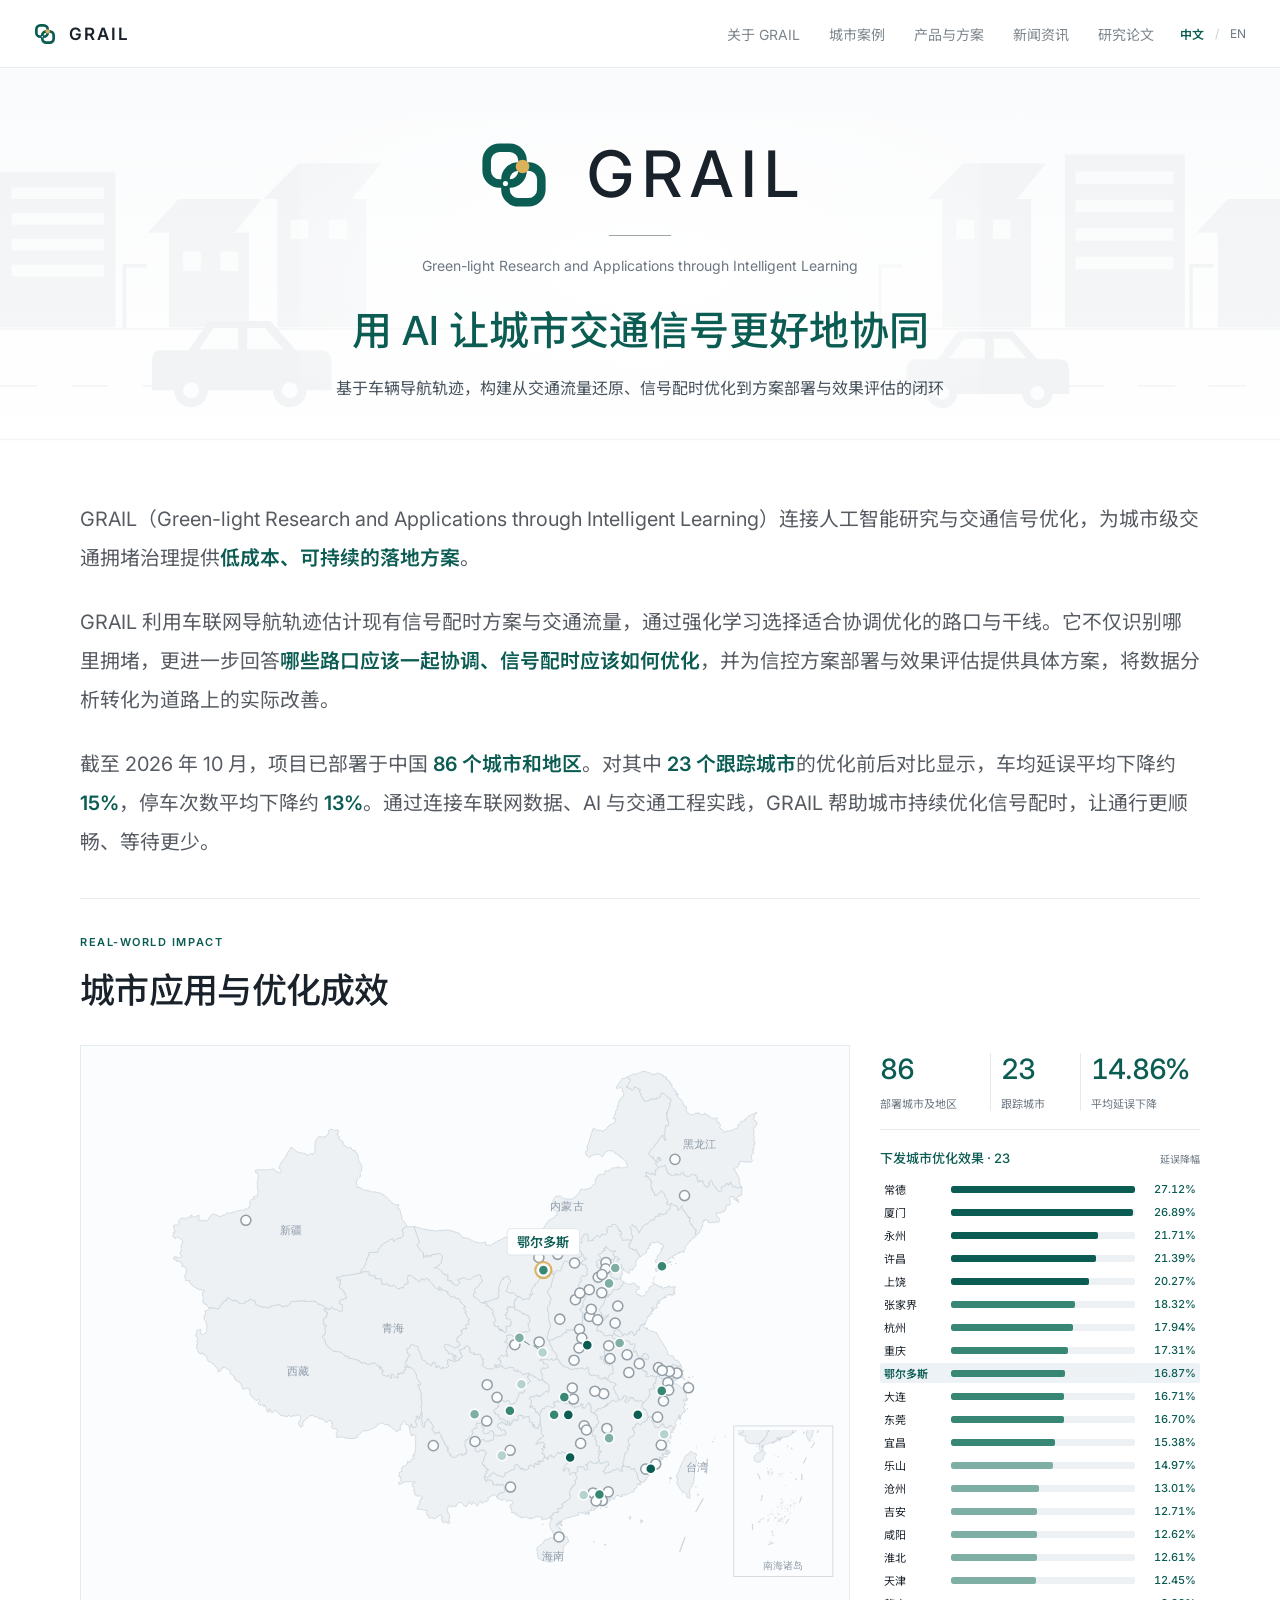
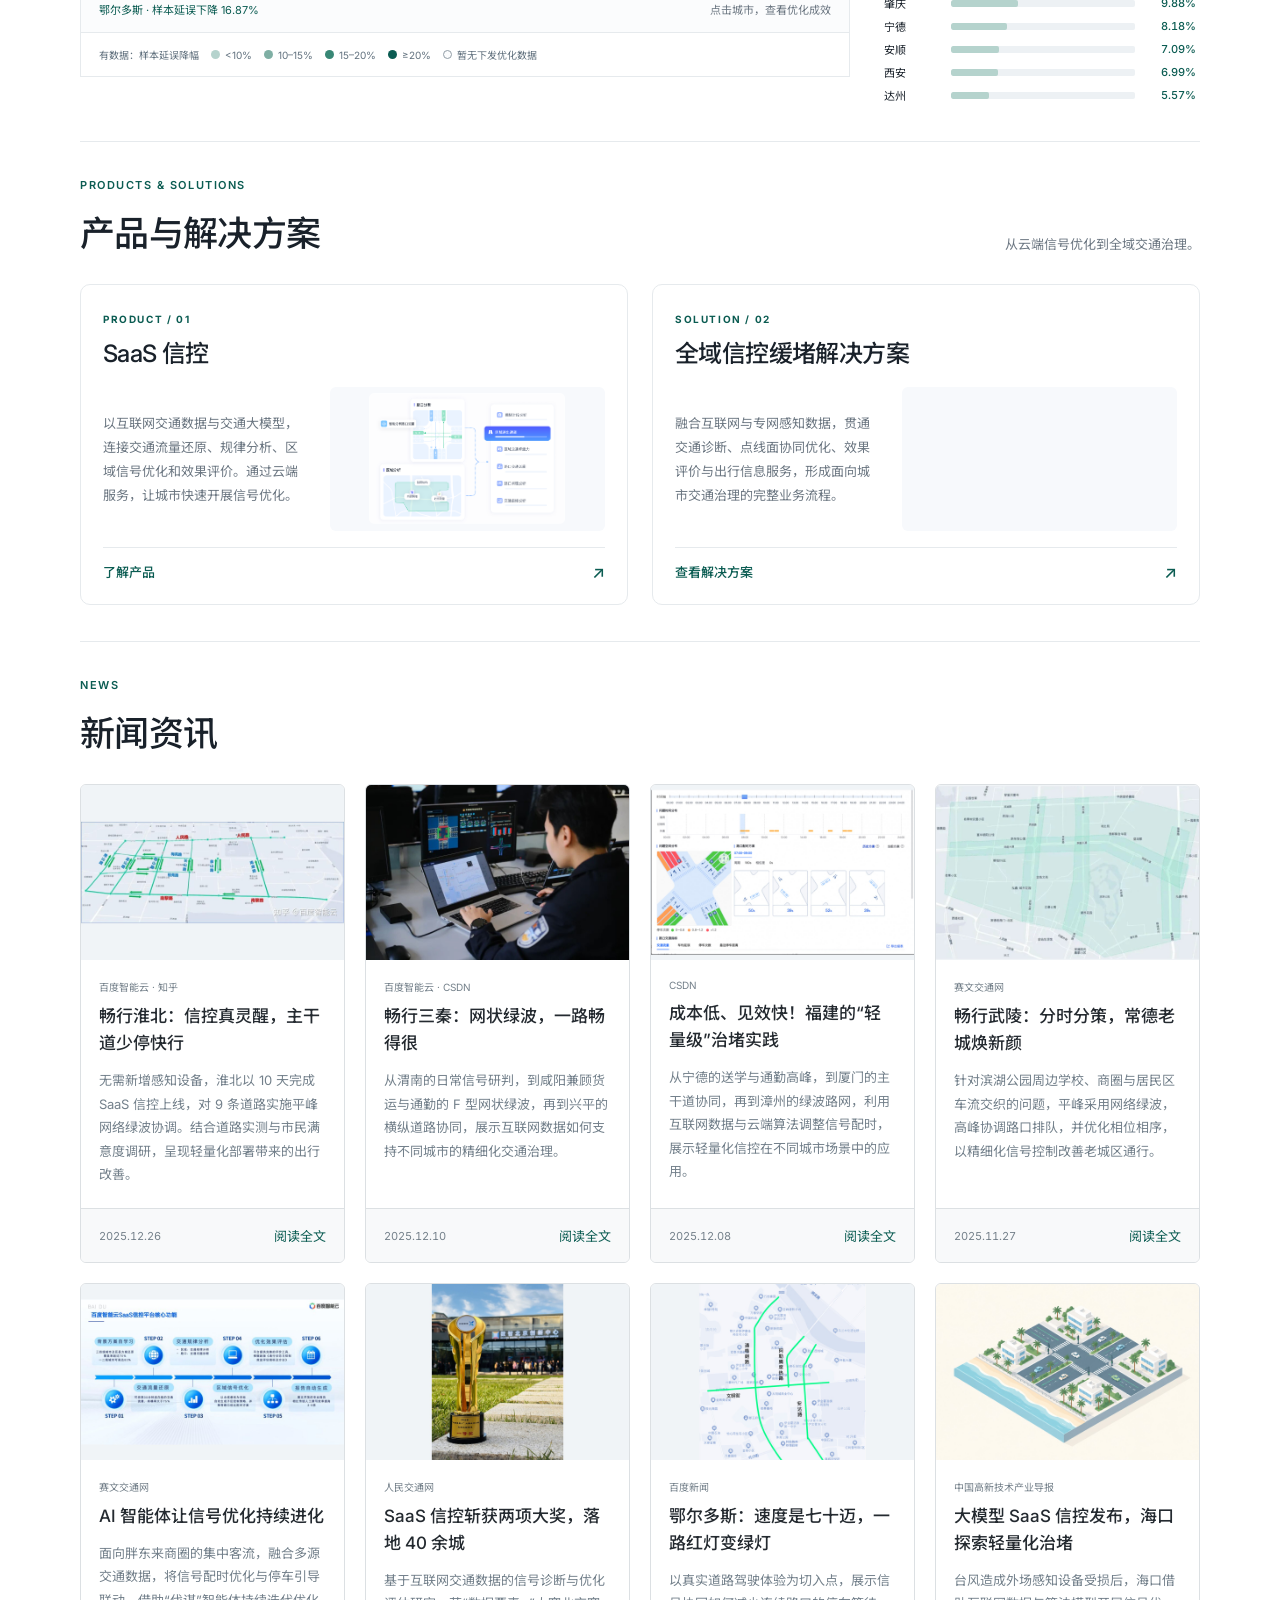
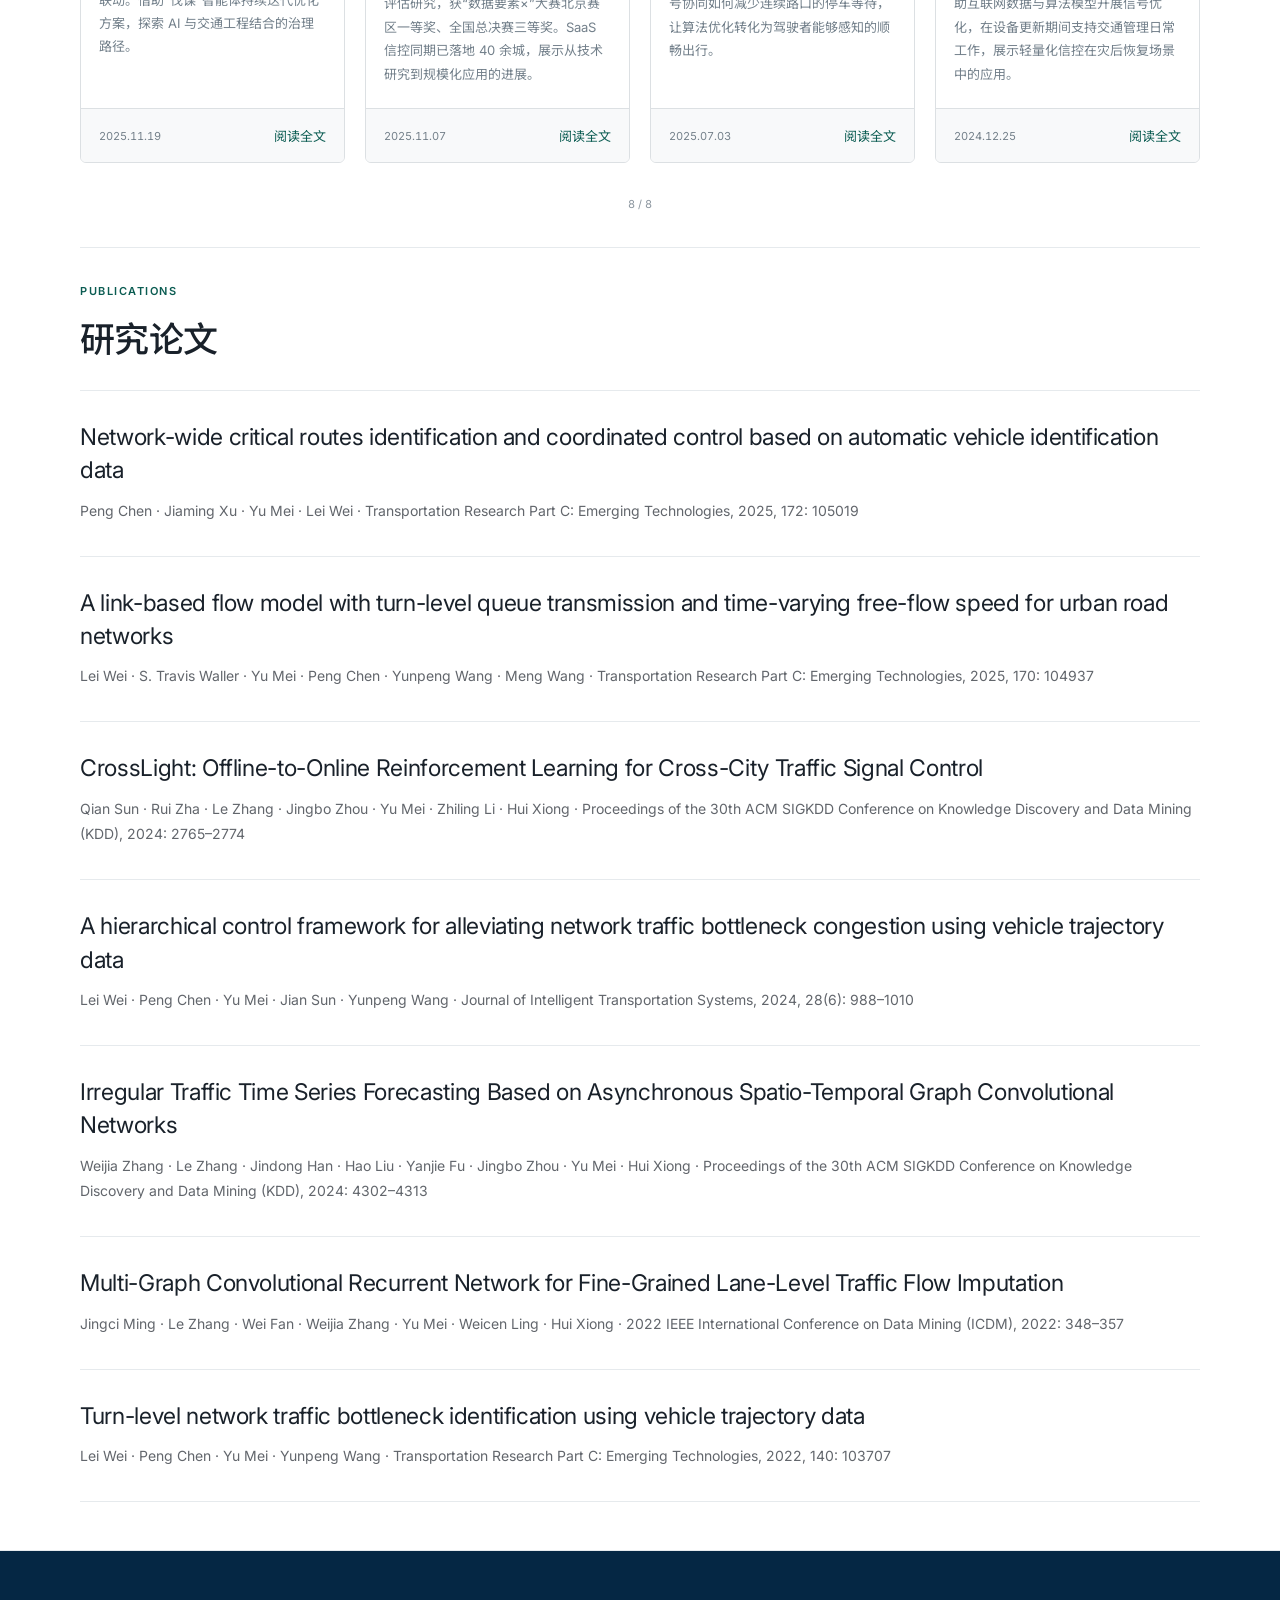
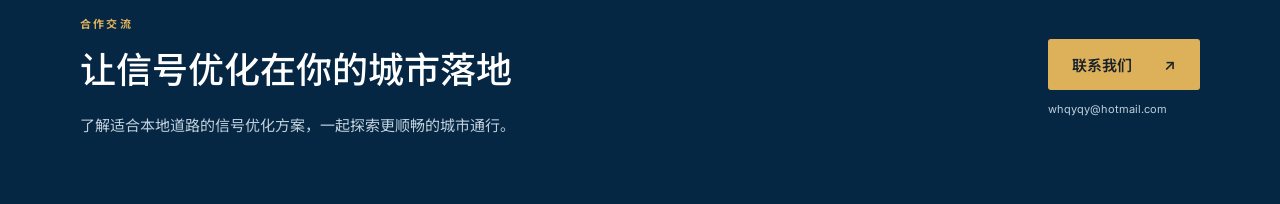
<file: index.html>
<!doctype html>
<html lang="zh-CN">
  <head>
    <meta charset="UTF-8" />
    <meta name="msvalidate.01" content="D38779B5D7A872D2491989DF33929EF4" />
    <meta name="viewport" content="width=device-width, initial-scale=1.0" />
    <meta name="description" content="GRAIL 基于车辆导航轨迹与强化学习，连接交通流量还原、路口协同、信号配时优化、方案部署与效果评估。截至 2026 年 10 月已部署于中国 86 个城市和地区，23 个跟踪城市车均延误平均下降约 15%。" />
    <link rel="alternate" hreflang="zh-CN" href="https://larrymei.github.io/grail-website/" />
    <link rel="alternate" hreflang="en" href="https://larrymei.github.io/grail-website/en/" />
    <link rel="canonical" href="https://larrymei.github.io/grail-website/" />
    <link rel="alternate" hreflang="x-default" href="https://larrymei.github.io/grail-website/" />
    <link rel="sitemap" type="application/xml" href="https://larrymei.github.io/grail-website/sitemap.xml" />
    <meta name="robots" content="index, follow, max-image-preview:large" />
    <meta property="og:type" content="website" />
    <meta property="og:site_name" content="GRAIL" />
    <meta property="og:title" content="GRAIL｜AI 交通信号优化与路口协同" />
    <meta property="og:description" content="GRAIL 基于车辆导航轨迹与强化学习，连接交通流量还原、路口协同、信号配时优化、方案部署与效果评估。截至 2026 年 10 月已部署于中国 86 个城市和地区，23 个跟踪城市车均延误平均下降约 15%。" />
    <meta property="og:url" content="https://larrymei.github.io/grail-website/" />
    <meta property="og:locale" content="zh_CN" />
    <meta property="og:locale:alternate" content="en_US" />
    <meta name="twitter:card" content="summary" />
    <meta name="twitter:title" content="GRAIL｜AI 交通信号优化与路口协同" />
    <meta name="twitter:description" content="GRAIL 基于车辆导航轨迹与强化学习，连接交通流量还原、路口协同、信号配时优化、方案部署与效果评估。截至 2026 年 10 月已部署于中国 86 个城市和地区，23 个跟踪城市车均延误平均下降约 15%。" />
    <script type="application/ld+json">
{
  "@context": "https://schema.org",
  "@graph": [
    {
      "@type": "ResearchProject",
      "@id": "https://larrymei.github.io/grail-website/#project",
      "name": "GRAIL",
      "alternateName": "Green-light Research and Applications through Intelligent Learning",
      "url": "https://larrymei.github.io/grail-website/",
      "description": "GRAIL 基于车辆导航轨迹与强化学习，连接交通流量还原、路口协同、信号配时优化、方案部署与效果评估。截至 2026 年 10 月已部署于中国 86 个城市和地区，23 个跟踪城市车均延误平均下降约 15%。",
      "sameAs": [
        "https://github.com/larrymei/grail-website"
      ],
      "logo": "https://larrymei.github.io/grail-website/assets/grail-logo.svg",
      "email": "whqyqy@hotmail.com",
      "keywords": [
        "traffic signal optimization",
        "reinforcement learning",
        "vehicle trajectory data",
        "coordinated signal control"
      ]
    },
    {
      "@type": "WebSite",
      "@id": "https://larrymei.github.io/grail-website/#website",
      "url": "https://larrymei.github.io/grail-website/",
      "name": "GRAIL",
      "inLanguage": [
        "zh-CN",
        "en"
      ],
      "about": {
        "@id": "https://larrymei.github.io/grail-website/#project"
      }
    },
    {
      "@type": "WebPage",
      "@id": "https://larrymei.github.io/grail-website/#webpage",
      "url": "https://larrymei.github.io/grail-website/",
      "name": "GRAIL｜AI 交通信号优化与路口协同",
      "description": "GRAIL 基于车辆导航轨迹与强化学习，连接交通流量还原、路口协同、信号配时优化、方案部署与效果评估。截至 2026 年 10 月已部署于中国 86 个城市和地区，23 个跟踪城市车均延误平均下降约 15%。",
      "inLanguage": "zh-CN",
      "isPartOf": {
        "@id": "https://larrymei.github.io/grail-website/#website"
      },
      "about": {
        "@id": "https://larrymei.github.io/grail-website/#project"
      }
    }
  ]
}
    </script>
    <title>GRAIL｜AI 交通信号优化与路口协同</title>
    <link rel="icon" type="image/svg+xml" href="assets/grail-logo.svg?v=20261021-linked" />
    <link rel="stylesheet" href="styles.css?v=20261022-bilingual" />
  </head>
  <body>
    <header class="site-header">
      <a class="brand" href="#top" aria-label="GRAIL 首页">
        <img class="brand-mark" src="assets/grail-logo.svg?v=20261021-linked" width="26" height="26" alt="" aria-hidden="true" />
        <span class="brand-name">GRAIL</span>
      </a>
      <nav class="primary-nav" aria-label="主导航">
        <a href="#about">关于 GRAIL</a>
        <a href="#cases">城市案例</a>
        <a href="#capabilities">产品与方案</a>
        <a href="#news">新闻资讯</a>
        <a href="#papers">研究论文</a>
      </nav>
      <div class="header-actions">
        <nav class="language-switch" aria-label="语言选择"><a href="./" lang="zh-CN" hreflang="zh-CN" aria-current="page">中文</a><span aria-hidden="true">/</span><a href="en/" lang="en" hreflang="en">EN</a></nav>
      <button class="menu-toggle" type="button" aria-label="打开菜单" aria-expanded="false"><span></span><span></span></button>
      </div>
    </header>

    <main id="top">
      <section class="hero" id="hero">
        <img class="hero-city" src="assets/city-background.svg" alt="" aria-hidden="true" />
        <div class="hero-glow"></div>
        <div class="hero-inner">
          <div class="hero-brand">
            <img class="hero-signal" src="assets/grail-logo.svg?v=20261021-linked" width="82" height="82" alt="" aria-hidden="true" />
            <h1 lang="en">GRAIL</h1>
          </div>
          <span class="hero-rule"></span>
          <p class="hero-subtitle" lang="en">Green-light Research and Applications through Intelligent Learning</p>
          <p class="hero-headline">用 AI 让城市交通信号更好地协同</p>
          <p class="hero-copy">基于车辆导航轨迹，构建从交通流量还原、信号配时优化到方案部署与效果评估的闭环</p>
        </div>
      </section>

      <section class="about-section section-shell" id="about" aria-label="项目介绍">
        <div class="about-body">
          <p>GRAIL（<span lang="en">Green-light Research and Applications through Intelligent Learning</span>）连接人工智能研究与交通信号优化，为城市级交通拥堵治理提供<strong>低成本、可持续的落地方案</strong>。</p>
          <p>GRAIL 利用车联网导航轨迹估计现有信号配时方案与交通流量，通过强化学习选择适合协调优化的路口与干线。它不仅识别哪里拥堵，更进一步回答<strong>哪些路口应该一起协调、信号配时应该如何优化</strong>，并为信控方案部署与效果评估提供具体方案，将数据分析转化为道路上的实际改善。</p>
          <p>截至 2026 年 10 月，项目已部署于中国 <strong>86 个城市和地区</strong>。对其中 <strong>23 个跟踪城市</strong>的优化前后对比显示，车均延误平均下降约 <strong>15%</strong>，停车次数平均下降约 <strong>13%</strong>。通过连接车联网数据、AI 与交通工程实践，GRAIL 帮助城市持续优化信号配时，让通行更顺畅、等待更少。</p>
        </div>
      </section>



      <section class="city-section section-shell" id="cases">
        <div class="section-heading"><div><p class="section-kicker">REAL-WORLD IMPACT</p><h2>城市应用与优化成效</h2></div></div>
        <div class="impact-layout">
          <div class="impact-map-card">
            <svg id="impact-map" viewBox="0 0 760 550" role="group" aria-label="项目城市分布地图，区分有下发优化数据和暂无下发优化数据，点击圆点查看城市效果">
              <image href="assets/maps/china-base.svg" width="760" height="550" aria-hidden="true" />
              <g id="impact-markers"></g>
              <g id="impact-selected-label" aria-hidden="true"><rect y="-18" height="26" rx="3" /><text text-anchor="middle" y="0"></text></g>
            </svg>
            <div class="impact-map-caption"><span id="impact-map-status" role="status"></span><span>点击城市，查看优化成效</span></div>
            <div class="impact-legend" aria-label="图例">
              <span>有数据：样本延误降幅</span>
              <span><i style="background:var(--effect-low)"></i>&lt;10%</span>
              <span><i style="background:var(--effect-medium)"></i>10–15%</span>
              <span><i style="background:var(--effect-high)"></i>15–20%</span>
              <span><i style="background:var(--effect-highest)"></i>≥20%</span>
              <span><i class="legend-no-data"></i>暂无下发优化数据</span>
            </div>
          </div>
          <aside class="impact-overview" aria-label="城市覆盖与优化效果汇总">
            <div class="impact-overview-top">
              <div id="impact-stats" class="impact-stats" aria-label="部署城市及地区、跟踪城市数与平均延误下降"></div>
            </div>
            <div class="impact-city-chart" aria-labelledby="city-ranking-title">
              <div class="impact-chart-heading"><h3 id="city-ranking-title">下发城市优化效果</h3><span>延误降幅</span></div>
              <div id="city-ranking" class="city-ranking"></div>
            </div>
          </aside>
        </div>
        <noscript><p>请启用 JavaScript 查看城市分布与优化效果。</p></noscript>
      </section>

      <section class="content-section products-section section-shell" id="capabilities" aria-labelledby="products-heading">
        <div class="section-heading"><div><p class="section-kicker">PRODUCTS &amp; SOLUTIONS</p><h2 id="products-heading">产品与解决方案</h2></div><p class="section-note">从云端信号优化到全域交通治理。</p></div>
        <div class="product-showcase">
          <article class="product-feature">
            <header class="product-card-heading">
              <span class="product-index">PRODUCT / 01</span>
              <h3>SaaS 信控</h3>
            </header>
            <div class="product-copy">
              <p>以互联网交通数据与交通大模型，连接交通流量还原、规律分析、区域信号优化和效果评价。通过云端服务，让城市快速开展信号优化。</p>
            </div>
            <figure class="product-visual">
              <img src="assets/products/saas-signal-interface.png" width="1730" height="1165" alt="SaaS 信控交通规律分析：路口流量、区域进出通道与拥堵分析示意图" loading="lazy" decoding="async" />
            </figure>
            <a class="product-link" href="https://cloud.baidu.com/product/jg-xk.html" target="_blank" rel="noopener noreferrer" aria-label="了解 SaaS 信控产品，百度智能云官网，新窗口打开">了解产品 <span aria-hidden="true">↗</span></a>
          </article>
          <article class="product-feature">
            <header class="product-card-heading">
              <span class="product-index">SOLUTION / 02</span>
              <h3>全域信控缓堵解决方案</h3>
            </header>
            <div class="product-copy">
              <p>融合互联网与专网感知数据，贯通交通诊断、点线面协同优化、效果评价与出行信息服务，形成面向城市交通治理的完整业务流程。</p>
            </div>
            <figure class="product-visual product-visual-architecture">
              <img src="assets/products/signal-control-solution.png" width="1624" height="968" alt="全域信控方案架构：感知、统一管控、能力底座、业务应用与本地化服务" loading="lazy" decoding="async" />
            </figure>
            <a class="product-link" href="https://cloud.baidu.com/solution/signal-control.html" target="_blank" rel="noopener noreferrer" aria-label="查看全域信控缓堵解决方案，百度智能云官网，新窗口打开">查看解决方案 <span aria-hidden="true">↗</span></a>
          </article>
        </div>
      </section>

      <section class="news-section section-shell" id="news" aria-labelledby="news-heading">
        <div class="section-heading">
          <div>
            <p class="section-kicker" lang="en">NEWS</p>
            <h2 id="news-heading">新闻资讯</h2>
          </div>
        </div>
        <div class="news-grid" id="news-grid"></div>
        <p class="empty-state" hidden>暂无新闻。</p>
        <div class="news-pagination">
          <button class="news-more" type="button" aria-controls="news-grid">更多新闻 <span aria-hidden="true">↓</span></button>
          <span class="news-count" role="status" aria-label="已显示新闻数量"></span>
        </div>
      </section>

      <section class="papers-section section-shell" id="papers" aria-labelledby="papers-heading">
        <div class="section-heading">
          <div>
            <p class="section-kicker" lang="en">PUBLICATIONS</p>
            <h2 id="papers-heading">研究论文</h2>
          </div>
        </div>
        <ul class="publication-list" role="list">
          <li lang="en">
            <h3>Network-wide critical routes identification and coordinated control based on automatic vehicle identification data</h3>
            <p>Peng Chen · Jiaming Xu · Yu Mei · Lei Wei · Transportation Research Part C: Emerging Technologies, 2025, 172: 105019</p>
          </li>
          <li lang="en">
            <h3>A link-based flow model with turn-level queue transmission and time-varying free-flow speed for urban road networks</h3>
            <p>Lei Wei · S. Travis Waller · Yu Mei · Peng Chen · Yunpeng Wang · Meng Wang · Transportation Research Part C: Emerging Technologies, 2025, 170: 104937</p>
          </li>
          <li lang="en">
            <h3>CrossLight: Offline-to-Online Reinforcement Learning for Cross-City Traffic Signal Control</h3>
            <p>Qian Sun · Rui Zha · Le Zhang · Jingbo Zhou · Yu Mei · Zhiling Li · Hui Xiong · Proceedings of the 30th ACM SIGKDD Conference on Knowledge Discovery and Data Mining (KDD), 2024: 2765–2774</p>
          </li>
          <li lang="en">
            <h3>A hierarchical control framework for alleviating network traffic bottleneck congestion using vehicle trajectory data</h3>
            <p>Lei Wei · Peng Chen · Yu Mei · Jian Sun · Yunpeng Wang · Journal of Intelligent Transportation Systems, 2024, 28(6): 988–1010</p>
          </li>
          <li lang="en">
            <h3>Irregular Traffic Time Series Forecasting Based on Asynchronous Spatio-Temporal Graph Convolutional Networks</h3>
            <p>Weijia Zhang · Le Zhang · Jindong Han · Hao Liu · Yanjie Fu · Jingbo Zhou · Yu Mei · Hui Xiong · Proceedings of the 30th ACM SIGKDD Conference on Knowledge Discovery and Data Mining (KDD), 2024: 4302–4313</p>
          </li>
          <li lang="en">
            <h3>Multi-Graph Convolutional Recurrent Network for Fine-Grained Lane-Level Traffic Flow Imputation</h3>
            <p>Jingci Ming · Le Zhang · Wei Fan · Weijia Zhang · Yu Mei · Weicen Ling · Hui Xiong · 2022 IEEE International Conference on Data Mining (ICDM), 2022: 348–357</p>
          </li>
          <li lang="en">
            <h3>Turn-level network traffic bottleneck identification using vehicle trajectory data</h3>
            <p>Lei Wei · Peng Chen · Yu Mei · Yunpeng Wang · Transportation Research Part C: Emerging Technologies, 2022, 140: 103707</p>
          </li>
        </ul>
      </section>
      <section class="contact-section" id="contact" aria-labelledby="contact-heading">
        <div class="contact-inner section-shell">
          <div class="contact-copy">
            <p class="section-kicker">合作交流</p>
            <h2 id="contact-heading">让信号优化在你的城市落地</h2>
            <p>了解适合本地道路的信号优化方案，一起探索更顺畅的城市通行。</p>
          </div>
          <div class="contact-action">
            <a class="contact-button" href="mailto:whqyqy@hotmail.com" aria-label="联系我们，发送邮件至 whqyqy@hotmail.com">联系我们 <span aria-hidden="true">↗</span></a>
            <p>whqyqy@hotmail.com</p>
          </div>
        </div>
      </section>
    </main>

    <script src="data/news.js?v=20261019-images8"></script>
    <script src="app.js?v=20261022-bilingual"></script>
    <script src="data/city-effects.js?v=20261021-cleanup"></script>
    <script src="city-map.js?v=20261022-bilingual"></script>
  </body>
</html>
</file>
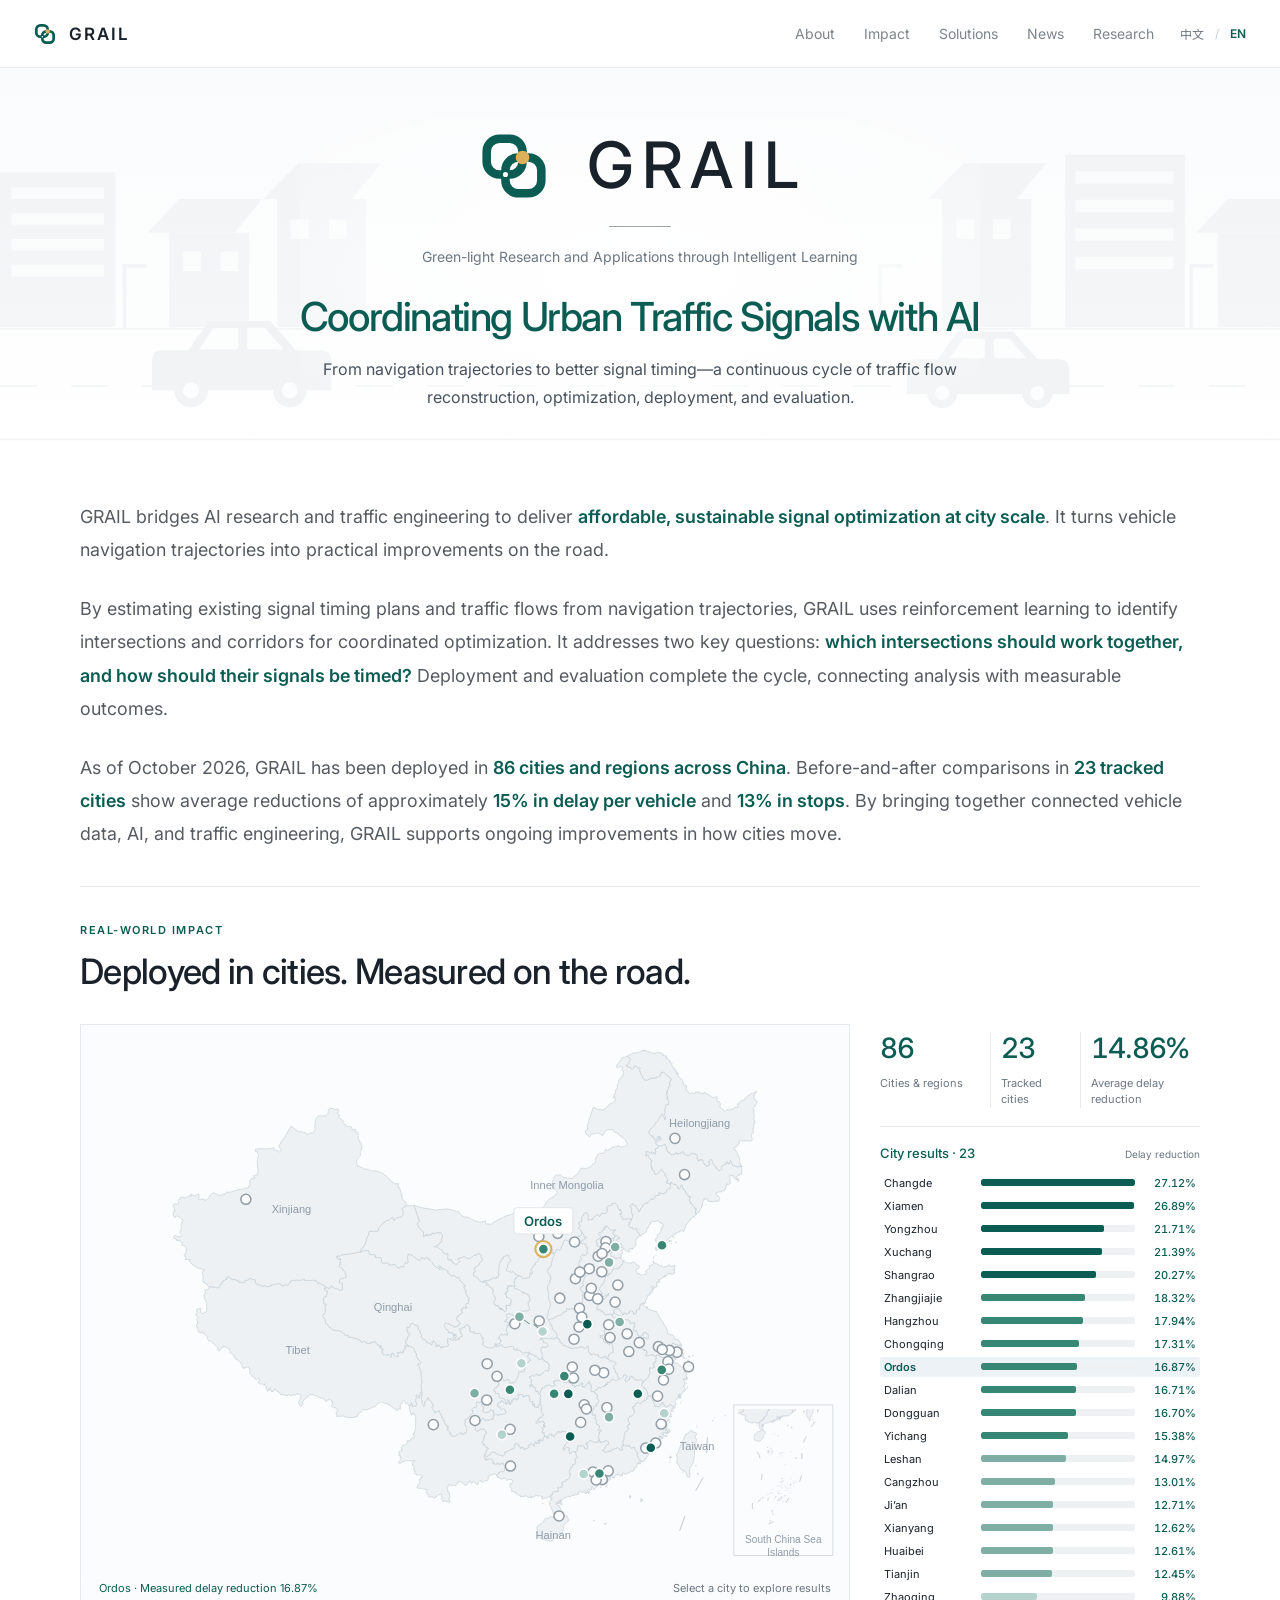
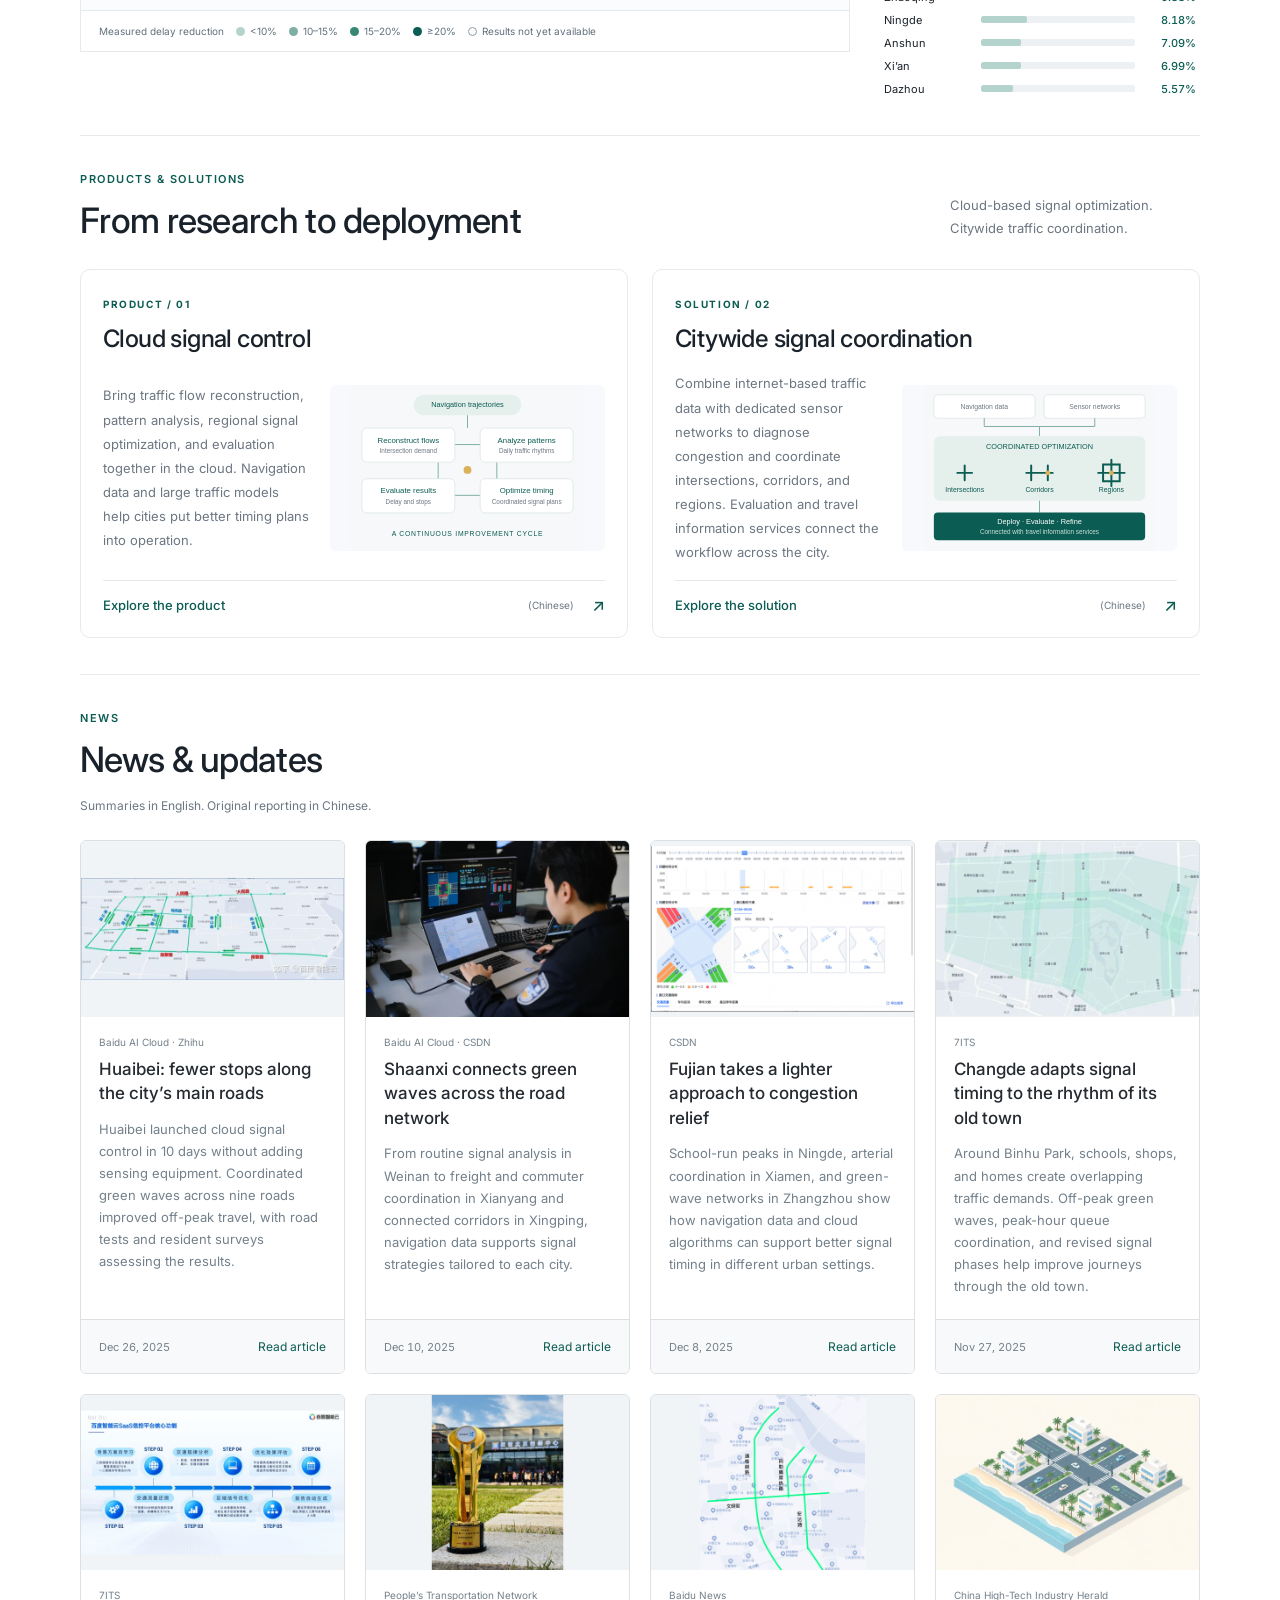
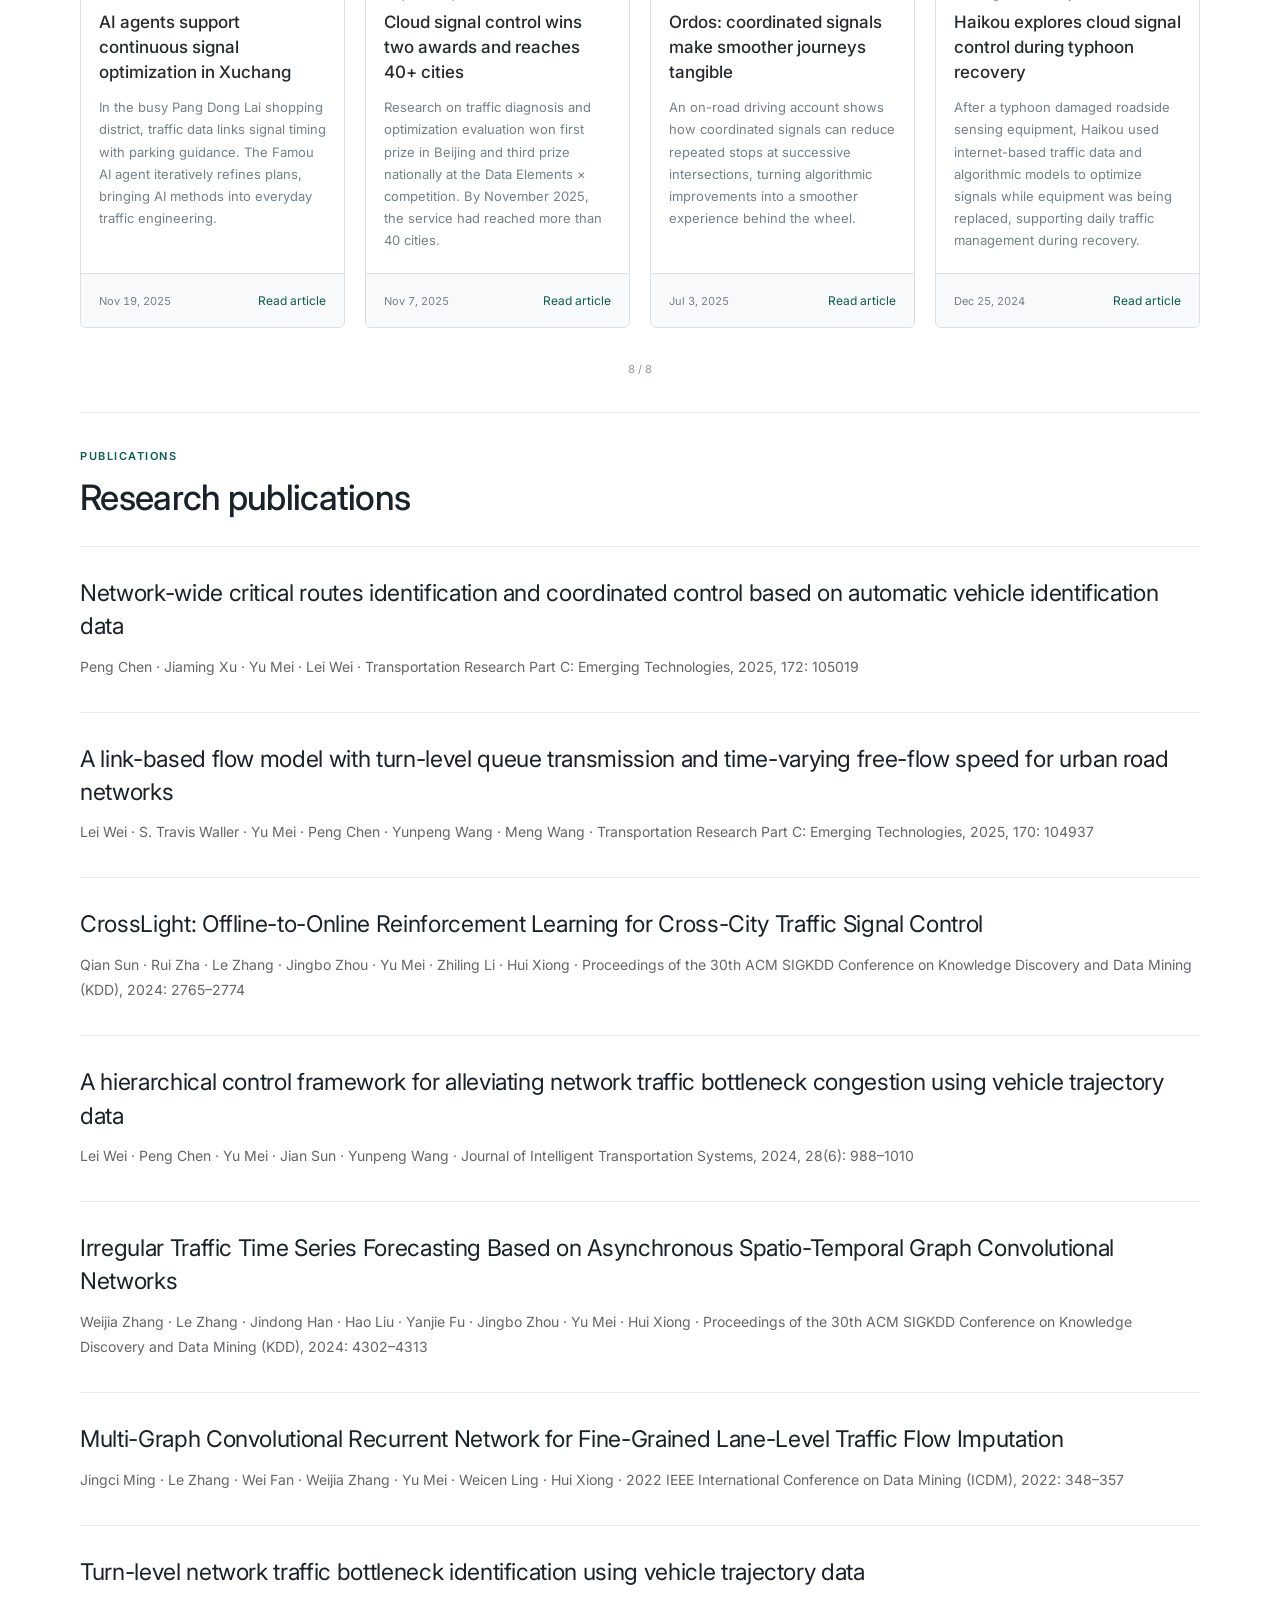
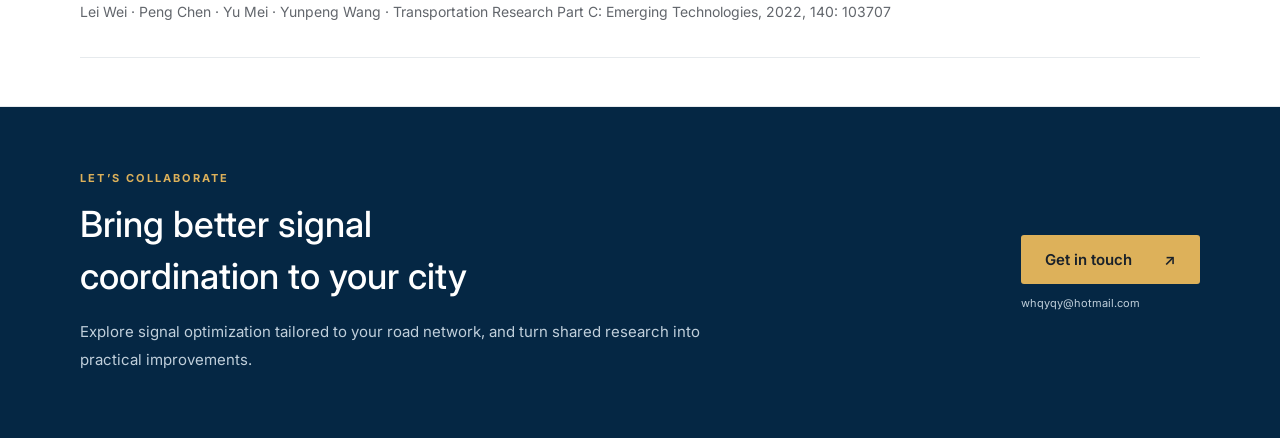
<file: en/index.html>
<!doctype html>
<html lang="en">
  <head>
    <meta charset="UTF-8" />
    <meta name="msvalidate.01" content="D38779B5D7A872D2491989DF33929EF4" />
    <meta name="viewport" content="width=device-width, initial-scale=1.0" />
    <meta name="description" content="GRAIL connects navigation trajectories, reinforcement learning, and traffic engineering to optimize urban signals. Deployed in 86 cities and regions in China, with approximately 15% lower delay per vehicle across 23 tracked cities." />
    <link rel="alternate" hreflang="zh-CN" href="https://larrymei.github.io/grail-website/" />
    <link rel="alternate" hreflang="en" href="https://larrymei.github.io/grail-website/en/" />
    <link rel="canonical" href="https://larrymei.github.io/grail-website/en/" />
    <link rel="alternate" hreflang="x-default" href="https://larrymei.github.io/grail-website/" />
    <link rel="sitemap" type="application/xml" href="https://larrymei.github.io/grail-website/sitemap.xml" />
    <meta name="robots" content="index, follow, max-image-preview:large" />
    <meta property="og:type" content="website" />
    <meta property="og:site_name" content="GRAIL" />
    <meta property="og:title" content="GRAIL | AI Traffic Signal Optimization &amp; Coordination" />
    <meta property="og:description" content="GRAIL connects navigation trajectories, reinforcement learning, and traffic engineering to optimize urban signals. Deployed in 86 cities and regions in China, with approximately 15% lower delay per vehicle across 23 tracked cities." />
    <meta property="og:url" content="https://larrymei.github.io/grail-website/en/" />
    <meta property="og:locale" content="en_US" />
    <meta property="og:locale:alternate" content="zh_CN" />
    <meta name="twitter:card" content="summary" />
    <meta name="twitter:title" content="GRAIL | AI Traffic Signal Optimization &amp; Coordination" />
    <meta name="twitter:description" content="GRAIL connects navigation trajectories, reinforcement learning, and traffic engineering to optimize urban signals. Deployed in 86 cities and regions in China, with approximately 15% lower delay per vehicle across 23 tracked cities." />
    <script type="application/ld+json">
{
  "@context": "https://schema.org",
  "@graph": [
    {
      "@type": "ResearchProject",
      "@id": "https://larrymei.github.io/grail-website/#project",
      "name": "GRAIL",
      "alternateName": "Green-light Research and Applications through Intelligent Learning",
      "url": "https://larrymei.github.io/grail-website/",
      "description": "GRAIL connects navigation trajectories, reinforcement learning, and traffic engineering to optimize urban signals. Deployed in 86 cities and regions in China, with approximately 15% lower delay per vehicle across 23 tracked cities.",
      "sameAs": [
        "https://github.com/larrymei/grail-website"
      ],
      "logo": "https://larrymei.github.io/grail-website/assets/grail-logo.svg",
      "email": "whqyqy@hotmail.com",
      "keywords": [
        "traffic signal optimization",
        "reinforcement learning",
        "vehicle trajectory data",
        "coordinated signal control"
      ]
    },
    {
      "@type": "WebSite",
      "@id": "https://larrymei.github.io/grail-website/#website",
      "url": "https://larrymei.github.io/grail-website/",
      "name": "GRAIL",
      "inLanguage": [
        "zh-CN",
        "en"
      ],
      "about": {
        "@id": "https://larrymei.github.io/grail-website/#project"
      }
    },
    {
      "@type": "WebPage",
      "@id": "https://larrymei.github.io/grail-website/en/#webpage",
      "url": "https://larrymei.github.io/grail-website/en/",
      "name": "GRAIL | AI Traffic Signal Optimization & Coordination",
      "description": "GRAIL connects navigation trajectories, reinforcement learning, and traffic engineering to optimize urban signals. Deployed in 86 cities and regions in China, with approximately 15% lower delay per vehicle across 23 tracked cities.",
      "inLanguage": "en",
      "isPartOf": {
        "@id": "https://larrymei.github.io/grail-website/#website"
      },
      "about": {
        "@id": "https://larrymei.github.io/grail-website/#project"
      }
    }
  ]
}
    </script>
    <title>GRAIL | AI Traffic Signal Optimization &amp; Coordination</title>
    <link rel="icon" type="image/svg+xml" href="../assets/grail-logo.svg?v=20261021-linked" />
    <link rel="stylesheet" href="../styles.css?v=20261022-bilingual" />
  </head>
  <body>
    <header class="site-header">
      <a class="brand" href="#top" aria-label="GRAIL home">
        <img class="brand-mark" src="../assets/grail-logo.svg?v=20261021-linked" width="26" height="26" alt="" aria-hidden="true" />
        <span class="brand-name">GRAIL</span>
      </a>
      <nav class="primary-nav" aria-label="Main navigation">
        <a href="#about">About</a>
        <a href="#cases">Impact</a>
        <a href="#capabilities">Solutions</a>
        <a href="#news">News</a>
        <a href="#papers">Research</a>
      </nav>
      <div class="header-actions">
        <nav class="language-switch" aria-label="Choose language"><a href="../" lang="zh-CN" hreflang="zh-CN">中文</a><span aria-hidden="true">/</span><a href="./" lang="en" hreflang="en" aria-current="page">EN</a></nav>
      <button class="menu-toggle" type="button" aria-label="Open menu" aria-expanded="false"><span></span><span></span></button>
      </div>
    </header>

    <main id="top">
      <section class="hero" id="hero">
        <img class="hero-city" src="../assets/city-background.svg" alt="" aria-hidden="true" />
        <div class="hero-glow"></div>
        <div class="hero-inner">
          <div class="hero-brand">
            <img class="hero-signal" src="../assets/grail-logo.svg?v=20261021-linked" width="82" height="82" alt="" aria-hidden="true" />
            <h1 lang="en">GRAIL</h1>
          </div>
          <span class="hero-rule"></span>
          <p class="hero-subtitle" lang="en">Green-light Research and Applications through Intelligent Learning</p>
          <p class="hero-headline">Coordinating Urban Traffic Signals with AI</p>
          <p class="hero-copy">From navigation trajectories to better signal timing—a continuous cycle of traffic flow reconstruction, optimization, deployment, and evaluation.</p>
        </div>
      </section>

      <section class="about-section section-shell" id="about" aria-label="About the project">
        <div class="about-body">
          <p>GRAIL bridges AI research and traffic engineering to deliver <strong>affordable, sustainable signal optimization at city scale</strong>. It turns vehicle navigation trajectories into practical improvements on the road.</p>
          <p>By estimating existing signal timing plans and traffic flows from navigation trajectories, GRAIL uses reinforcement learning to identify intersections and corridors for coordinated optimization. It addresses two key questions: <strong>which intersections should work together, and how should their signals be timed?</strong> Deployment and evaluation complete the cycle, connecting analysis with measurable outcomes.</p>
          <p>As of October 2026, GRAIL has been deployed in <strong>86 cities and regions across China</strong>. Before-and-after comparisons in <strong>23 tracked cities</strong> show average reductions of approximately <strong>15% in delay per vehicle</strong> and <strong>13% in stops</strong>. By bringing together connected vehicle data, AI, and traffic engineering, GRAIL supports ongoing improvements in how cities move.</p>
        </div>
      </section>



      <section class="city-section section-shell" id="cases">
        <div class="section-heading"><div><p class="section-kicker">REAL-WORLD IMPACT</p><h2>Deployed in cities. Measured on the road.</h2></div></div>
        <div class="impact-layout">
          <div class="impact-map-card">
            <svg id="impact-map" viewBox="0 0 760 550" role="group" aria-label="Map of deployments in China. Select a city to view available results from deployed signal plans.">
              <image href="../assets/maps/china-base-en.svg" width="760" height="550" aria-hidden="true" />
              <g id="impact-markers"></g>
              <g id="impact-selected-label" aria-hidden="true"><rect y="-18" height="26" rx="3" /><text text-anchor="middle" y="0"></text></g>
            </svg>
            <div class="impact-map-caption"><span id="impact-map-status" role="status"></span><span>Select a city to explore results</span></div>
            <div class="impact-legend" aria-label="Map legend">
              <span>Measured delay reduction</span>
              <span><i style="background:var(--effect-low)"></i>&lt;10%</span>
              <span><i style="background:var(--effect-medium)"></i>10–15%</span>
              <span><i style="background:var(--effect-high)"></i>15–20%</span>
              <span><i style="background:var(--effect-highest)"></i>≥20%</span>
              <span><i class="legend-no-data"></i>Results not yet available</span>
            </div>
          </div>
          <aside class="impact-overview" aria-label="Deployment coverage and optimization results">
            <div class="impact-overview-top">
              <div id="impact-stats" class="impact-stats" aria-label="Deployed cities and regions, tracked cities, and average delay reduction"></div>
            </div>
            <div class="impact-city-chart" aria-labelledby="city-ranking-title">
              <div class="impact-chart-heading"><h3 id="city-ranking-title">City results</h3><span>Delay reduction</span></div>
              <div id="city-ranking" class="city-ranking"></div>
            </div>
          </aside>
        </div>
        <noscript><p>Enable JavaScript to explore the deployment map and city results.</p></noscript>
      </section>

      <section class="content-section products-section section-shell" id="capabilities" aria-labelledby="products-heading">
        <div class="section-heading"><div><p class="section-kicker">PRODUCTS &amp; SOLUTIONS</p><h2 id="products-heading">From research to deployment</h2></div><p class="section-note">Cloud-based signal optimization. Citywide traffic coordination.</p></div>
        <div class="product-showcase">
          <article class="product-feature">
            <header class="product-card-heading">
              <span class="product-index">PRODUCT / 01</span>
              <h3>Cloud signal control</h3>
            </header>
            <div class="product-copy">
              <p>Bring traffic flow reconstruction, pattern analysis, regional signal optimization, and evaluation together in the cloud. Navigation data and large traffic models help cities put better timing plans into operation.</p>
            </div>
            <figure class="product-visual">
              <img src="../assets/products/cloud-signal-en.svg" width="480" height="340" alt="Cloud signal optimization workflow: reconstruct flows, analyze patterns, optimize timing, and evaluate results" loading="lazy" decoding="async" />
            </figure>
            <a class="product-link" href="https://cloud.baidu.com/product/jg-xk.html" target="_blank" rel="noopener noreferrer" aria-label="Explore cloud signal control on Baidu AI Cloud (Chinese; opens in a new tab)">Explore the product <small>(Chinese)</small> <span aria-hidden="true">↗</span></a>
          </article>
          <article class="product-feature">
            <header class="product-card-heading">
              <span class="product-index">SOLUTION / 02</span>
              <h3>Citywide signal coordination</h3>
            </header>
            <div class="product-copy">
              <p>Combine internet-based traffic data with dedicated sensor networks to diagnose congestion and coordinate intersections, corridors, and regions. Evaluation and travel information services connect the workflow across the city.</p>
            </div>
            <figure class="product-visual product-visual-architecture">
              <img src="../assets/products/city-coordination-en.svg" width="480" height="340" alt="Citywide coordination: combine traffic data, coordinate intersections and corridors, and evaluate outcomes" loading="lazy" decoding="async" />
            </figure>
            <a class="product-link" href="https://cloud.baidu.com/solution/signal-control.html" target="_blank" rel="noopener noreferrer" aria-label="Explore the citywide solution on Baidu AI Cloud (Chinese; opens in a new tab)">Explore the solution <small>(Chinese)</small> <span aria-hidden="true">↗</span></a>
          </article>
        </div>
      </section>

      <section class="news-section section-shell" id="news" aria-labelledby="news-heading">
        <div class="section-heading">
          <div>
            <p class="section-kicker" lang="en">NEWS</p>
            <h2 id="news-heading">News & updates</h2>
          </div>
        </div>
        <p class="news-language-note">Summaries in English. Original reporting in Chinese.</p>
        <div class="news-grid" id="news-grid"></div>
        <p class="empty-state" hidden>No updates yet.</p>
        <div class="news-pagination">
          <button class="news-more" type="button" aria-controls="news-grid">More news <span aria-hidden="true">↓</span></button>
          <span class="news-count" role="status" aria-label="Number of news items shown"></span>
        </div>
      </section>

      <section class="papers-section section-shell" id="papers" aria-labelledby="papers-heading">
        <div class="section-heading">
          <div>
            <p class="section-kicker" lang="en">PUBLICATIONS</p>
            <h2 id="papers-heading">Research publications</h2>
          </div>
        </div>
        <ul class="publication-list" role="list">
          <li lang="en">
            <h3>Network-wide critical routes identification and coordinated control based on automatic vehicle identification data</h3>
            <p>Peng Chen · Jiaming Xu · Yu Mei · Lei Wei · Transportation Research Part C: Emerging Technologies, 2025, 172: 105019</p>
          </li>
          <li lang="en">
            <h3>A link-based flow model with turn-level queue transmission and time-varying free-flow speed for urban road networks</h3>
            <p>Lei Wei · S. Travis Waller · Yu Mei · Peng Chen · Yunpeng Wang · Meng Wang · Transportation Research Part C: Emerging Technologies, 2025, 170: 104937</p>
          </li>
          <li lang="en">
            <h3>CrossLight: Offline-to-Online Reinforcement Learning for Cross-City Traffic Signal Control</h3>
            <p>Qian Sun · Rui Zha · Le Zhang · Jingbo Zhou · Yu Mei · Zhiling Li · Hui Xiong · Proceedings of the 30th ACM SIGKDD Conference on Knowledge Discovery and Data Mining (KDD), 2024: 2765–2774</p>
          </li>
          <li lang="en">
            <h3>A hierarchical control framework for alleviating network traffic bottleneck congestion using vehicle trajectory data</h3>
            <p>Lei Wei · Peng Chen · Yu Mei · Jian Sun · Yunpeng Wang · Journal of Intelligent Transportation Systems, 2024, 28(6): 988–1010</p>
          </li>
          <li lang="en">
            <h3>Irregular Traffic Time Series Forecasting Based on Asynchronous Spatio-Temporal Graph Convolutional Networks</h3>
            <p>Weijia Zhang · Le Zhang · Jindong Han · Hao Liu · Yanjie Fu · Jingbo Zhou · Yu Mei · Hui Xiong · Proceedings of the 30th ACM SIGKDD Conference on Knowledge Discovery and Data Mining (KDD), 2024: 4302–4313</p>
          </li>
          <li lang="en">
            <h3>Multi-Graph Convolutional Recurrent Network for Fine-Grained Lane-Level Traffic Flow Imputation</h3>
            <p>Jingci Ming · Le Zhang · Wei Fan · Weijia Zhang · Yu Mei · Weicen Ling · Hui Xiong · 2022 IEEE International Conference on Data Mining (ICDM), 2022: 348–357</p>
          </li>
          <li lang="en">
            <h3>Turn-level network traffic bottleneck identification using vehicle trajectory data</h3>
            <p>Lei Wei · Peng Chen · Yu Mei · Yunpeng Wang · Transportation Research Part C: Emerging Technologies, 2022, 140: 103707</p>
          </li>
        </ul>
      </section>
      <section class="contact-section" id="contact" aria-labelledby="contact-heading">
        <div class="contact-inner section-shell">
          <div class="contact-copy">
            <p class="section-kicker">LET’S COLLABORATE</p>
            <h2 id="contact-heading">Bring better signal coordination to your city</h2>
            <p>Explore signal optimization tailored to your road network, and turn shared research into practical improvements.</p>
          </div>
          <div class="contact-action">
            <a class="contact-button" href="mailto:whqyqy@hotmail.com" aria-label="Contact us at whqyqy@hotmail.com">Get in touch <span aria-hidden="true">↗</span></a>
            <p>whqyqy@hotmail.com</p>
          </div>
        </div>
      </section>
    </main>

    <script src="../data/news.js?v=20261019-images8"></script>
    <script src="../data/en.js?v=20261022-bilingual"></script>
    <script src="../app.js?v=20261022-bilingual"></script>
    <script src="../data/city-effects.js?v=20261021-cleanup"></script>
    <script src="../city-map.js?v=20261022-bilingual"></script>
  </body>
</html>
</file>
<file: styles.css>
@import url('https://fonts.googleapis.com/css2?family=Inter:wght@400;500;600;700&family=Noto+Sans+SC:wght@400;500;600;700&display=swap');

:root {
  --ink: #19212a;
  --muted: #6c7782;
  --line: #e6eaed;
  --pale: #f6f8f9;
  --brand: #0b5c52;
  --footer-background: #052744;
  --accent: #ddb15a;
  --accent-hover: #e8bf73;
  --focus: #0b5c52;
  --white: #fff;
  --effect-low: #b5d3cd;
  --effect-medium: #7fafa4;
  --effect-high: #388775;
  --effect-highest: var(--brand);
  --section-space: 36px;
}

* { box-sizing: border-box; }
html { scroll-behavior: smooth; }
body { margin: 0; color: var(--ink); background: var(--white); font-family: 'Inter', 'Noto Sans SC', -apple-system, BlinkMacSystemFont, 'Segoe UI', sans-serif; -webkit-font-smoothing: antialiased; }
a { color: inherit; text-decoration: none; }
button { font: inherit; }
.section-shell { width: min(1120px, calc(100% - 64px)); margin: 0 auto; }
main > .section-shell + .section-shell { border-top: 1px solid var(--line); }

.site-header { height: 68px; padding: 0 32px; display: flex; align-items: center; justify-content: space-between; position: sticky; top: 0; z-index: 10; background: rgba(255,255,255,.94); backdrop-filter: blur(14px); border-bottom: 1px solid rgba(224,229,233,.72); }
.brand { display: flex; align-items: center; gap: 11px; letter-spacing: .12em; font-weight: 600; }
.brand-name { font-size: 17px; letter-spacing: .12em; white-space: nowrap; }
.brand-mark { width: 26px; height: 26px; display: block; flex-shrink: 0; }
.primary-nav { display: flex; align-items: center; gap: 29px; color: #7d858c; font-size: 14px; }
.primary-nav a { transition: color .2s ease; }
.primary-nav a:hover, .primary-nav a.active { color: var(--brand); }
.primary-nav a.active { font-weight: 600; }
.menu-toggle { display: none; background: none; border: 0; padding: 8px; }
.menu-toggle span { width: 24px; height: 1px; display: block; background: var(--ink); margin: 5px; }
.site-header { gap: 24px; }
.primary-nav { margin-left: auto; }
.header-actions { display: flex; align-items: center; gap: 14px; flex-shrink: 0; }
.language-switch { display: flex; align-items: center; gap: 9px; font-size: 12px; white-space: nowrap; }
.language-switch a { color: var(--muted); padding: 10px 2px; }
.language-switch a[aria-current], .language-switch a:hover { color: var(--brand); }
.language-switch a[aria-current] { font-weight: 600; }
.language-switch > span { color: #c6cdd1; }
.site-header a:focus-visible, .menu-toggle:focus-visible { outline: 2px solid var(--focus); outline-offset: 4px; }

.hero { min-height: 400px; padding: 36px 0; position: relative; overflow: hidden; background: linear-gradient(180deg, #fafbfc, #fff); display: grid; place-items: center; }
.hero-city { position: absolute; inset: auto 0 0; width: 100%; height: min(360px, 100%); opacity: .3; object-fit: cover; }
.hero-glow { position: absolute; width: 680px; height: 300px; top: 50%; left: 50%; transform: translate(-50%, -50%); background: radial-gradient(ellipse, rgba(255,255,255,.95), rgba(255,255,255,0)); }
.hero-inner { position: relative; z-index: 1; text-align: center; width: min(900px, calc(100% - 40px)); }
.hero-brand { display: flex; align-items: center; justify-content: center; gap: clamp(12px, 2vw, 24px); }
.hero-signal { width: clamp(56px, 7vw, 82px); height: auto; display: block; flex-shrink: 0; }
.section-kicker { color: var(--brand); font-size: 11px; font-weight: 700; letter-spacing: .2em; margin: 0 0 13px; }
.hero h1 { font-size: clamp(44px, 5vw, 64px); letter-spacing: .12em; font-weight: 500; line-height: 1.2; margin: 0; padding-left: .12em; }
.hero-subtitle { max-width: 620px; margin: 0 auto 24px; color: var(--muted); font-size: clamp(12px, 1.3vw, 14px); font-weight: 400; line-height: 1.7; }
.hero-headline { margin: 0 0 14px; color: var(--brand); font-size: clamp(26px, 3.6vw, 40px); font-weight: 500; line-height: 1.45; text-wrap: balance; }
.hero-rule { width: 62px; height: 1px; background: var(--ink); opacity: .4; display: block; margin: 19px auto 18px; }
.hero-copy { max-width: 630px; margin: 0 auto; color: #47525d; font-size: 16px; line-height: 1.8; }

/* Editorial project introduction: typography and whitespace, not cards. */
.about-section { padding: 32px 0 var(--section-space); scroll-margin-top: 88px; }
.about-body { color: #565b62; font-size: clamp(16px, 1.55vw, 20px); line-height: 1.95; overflow-wrap: break-word; }
.about-body p { margin: 0 0 26px; }
.about-body p:last-child { margin-bottom: 0; }
.about-body strong { color: var(--brand); font-weight: 600; }

/* News cards: image, headline, summary, then a shared date/link footer. */
.section-heading { display: flex; align-items: end; justify-content: space-between; margin-bottom: 28px; }
.section-heading .section-kicker { font-weight: 600; letter-spacing: .14em; }
.section-heading h2 { margin: 0; font-size: 35px; font-weight: 500; letter-spacing: -.02em; }
.news-section { padding: var(--section-space) 0; scroll-margin-top: 95px; }
.news-grid { display: grid; grid-template-columns: repeat(4, minmax(0, 1fr)); gap: 20px; }
.news-card { display: flex; flex-direction: column; min-width: 0; border: 1px solid #dce0e3; border-radius: 6px; overflow: hidden; background: #fff; transition: border-color .2s, box-shadow .2s; }
.news-card:hover { border-color: #bfc9d1; box-shadow: 0 6px 22px #0b5c520b; }
.news-card-media { position: relative; aspect-ratio: 3 / 2; background: #f1f4f6; overflow: hidden; }
.news-card-media img { display: block; width: 100%; height: 100%; object-fit: cover; }
.news-image-note { position: absolute; bottom: 10px; right: 11px; color: #5d7080; background: #ffffffd9; font-size: 10px; padding: 3px 6px; border-radius: 2px; }
.news-card-body { flex: 1; padding: 19px 18px 22px; }
.news-source { margin: 0 0 9px; font-size: 10px; color: #74808a; }
.news-card h3 { margin: 0 0 12px; font-size: 17px; font-weight: 500; line-height: 1.6; color: #242a30; overflow-wrap: anywhere; }
.news-summary { margin: 0; color: #73808b; font-size: 13px; line-height: 1.8; overflow-wrap: anywhere; }
.news-card-footer { margin-top: auto; display: flex; align-items: center; justify-content: space-between; gap: 8px; min-height: 54px; padding: 14px 18px; background: #f8f9fa; border-top: 1px solid #dce0e3; font-size: 11px; }
.news-card-footer time, .news-date { color: #74808a; white-space: nowrap; font-variant-numeric: tabular-nums; }
.news-card-footer a { color: var(--brand); font-size: 13px; white-space: nowrap; }
.news-card-footer a:hover { text-decoration: underline; text-underline-offset: 4px; }
.news-link-pending { color: #a2abb3; font-size: 13px; cursor: default; white-space: nowrap; }
.news-pagination { display: flex; flex-direction: column; align-items: center; gap: 13px; margin-top: 34px; }
.news-more { border: 1px solid #cfd8df; background: #fff; color: var(--brand); padding: 12px 25px; border-radius: 3px; font-size: 13px; cursor: pointer; }
.news-more span { margin-left: 22px; }
.news-more:hover { background: #f7f9fb; border-color: #8099ad; }
.news-count { color: #8b959e; font-size: 11px; font-variant-numeric: tabular-nums; }
.news-section :is(a, button, article):focus-visible { outline: 2px solid var(--focus); outline-offset: 3px; }
.news-card:focus { scroll-margin-top: 90px; }
.empty-state { text-align: center; color: var(--muted); padding: 35px; }
.news-language-note { margin: -12px 0 24px; color: var(--muted); font-size: 12px; line-height: 1.7; }
#contact { scroll-margin-top: 95px; }

@media (max-width: 1050px) {
  .news-grid { grid-template-columns: repeat(2, 1fr); }
}
@media (max-width: 680px) {
  :root { --section-space: 24px; }
  .section-shell { width: min(100% - 40px, 540px); }
  .site-header { height: 60px; padding: 0 20px; }
  .primary-nav { position: absolute; top: 59px; left: 0; right: 0; display: none; flex-direction: column; align-items: flex-start; gap: 0; background: #fff; border-bottom: 1px solid var(--line); padding: 11px 20px; box-shadow: 0 10px 20px rgba(0,0,0,.04); }
  .primary-nav.open { display: flex; }
  .primary-nav a { width: 100%; padding: 11px 0; }
  .menu-toggle { display: block; }
  .hero { min-height: 0; padding: 32px 0 36px; }
  .hero-city { height: 280px; }
  .hero-copy { font-size: 14px; padding: 0 15px; }
  .about-section { padding: 24px 0 var(--section-space); scroll-margin-top: 76px; }
  .about-body { line-height: 1.9; }
  .about-body p { margin-bottom: 22px; }
  .section-heading { display: block; }
  .section-heading h2 { margin-bottom: 19px; }
  .news-grid { grid-template-columns: 1fr; gap: 24px; }
  .news-card-body { padding: 20px; }
  .news-card h3 { font-size: 18px; }
  .news-summary { font-size: 14px; }
  .news-card-footer { padding: 15px 20px; }
}

/* City map: local geometry and merged deployment data. */
.city-section { padding: var(--section-space) 0; scroll-margin-top: 80px; }
.impact-layout { display: grid; grid-template-columns: minmax(0, 1fr) 320px; gap: 30px; align-items: start; margin-top: 32px; }
.impact-overview { min-width: 0; }
.impact-overview-top { padding: 8px 0 18px; border-bottom: 1px solid var(--line); }
.impact-stats { display: grid; grid-template-columns: 1fr .8fr 1.2fr; gap: 10px; }
.impact-stat { min-width: 0; }
.impact-stat + .impact-stat { border-left: 1px solid var(--line); padding-left: 10px; }
.impact-stat strong { display: block; color: var(--brand); font-size: 28px; font-weight: 500; line-height: 1.2; letter-spacing: -.04em; font-variant-numeric: tabular-nums; white-space: nowrap; }
.impact-stat span { display: block; margin-top: 9px; font-size: 11px; color: var(--muted); }
.impact-city-chart { padding-top: 18px; }
.impact-chart-heading { display: flex; justify-content: space-between; align-items: baseline; gap: 10px; margin-bottom: 12px; }
.impact-chart-heading h3 { margin: 0; color: var(--brand); font-size: 13px; font-weight: 500; }
.impact-chart-heading > span { font-size: 10px; color: var(--muted); }
.impact-map-card { min-width: 0; background: #fbfcfd; border: 1px solid var(--line); }
#impact-map { width: 100%; aspect-ratio: 760 / 550; display: block; overflow: hidden; }
.impact-pin { cursor: pointer; outline: none; }
.pin-dot { stroke: white; stroke-width: 1.5; }
.pin-no-data { stroke: #929da6; }
.pin-leader { stroke: #72958d; stroke-width: 1; pointer-events: none; }
.pin-ring { fill: none; stroke: var(--accent); stroke-width: 2; opacity: 0; pointer-events: none; }
.impact-pin:hover .pin-ring, .impact-pin:focus-visible .pin-ring, .impact-pin.is-selected .pin-ring { opacity: 1; }
.impact-pin:focus-visible .pin-ring { stroke-width: 3; }
.impact-pin:hover .pin-dot { stroke: var(--brand); }
#impact-selected-label { pointer-events: none; }
#impact-selected-label rect { fill: white; stroke: #dce3e8; stroke-width: .8; }
#impact-selected-label text { fill: var(--brand); font-size: 13px; font-weight: 600; }
.impact-map-caption { display: flex; flex-wrap: wrap; justify-content: space-between; gap: 8px; padding: 0 18px 15px; color: var(--muted); font-size: 11px; }
#impact-map-status { color: var(--brand); }
.impact-legend { display: flex; flex-wrap: wrap; align-items: center; gap: 10px 12px; padding: 14px 18px; border-top: 1px solid var(--line); color: #61717e; font-size: 10px; background: white; }
.impact-legend span { display: flex; align-items: center; gap: 5px; }
.impact-legend i { display: inline-block; width: 9px; height: 9px; border-radius: 50%; }
.impact-legend .legend-no-data { background: #fbfcfd; border: 1.5px solid #929da6; }
.impact-legend small { font-size: 10px; margin-left: auto; }
.city-ranking { display: grid; gap: 3px; }
.ranking-row { display: grid; grid-template-columns: 58px minmax(25px, 1fr) 52px; align-items: center; gap: 9px; min-height: 20px; padding: 2px 4px; background: transparent; border: 0; border-radius: 2px; text-align: left; cursor: pointer; min-width: 0; color: var(--ink); }
.ranking-row:hover, .ranking-row.is-selected { background: #edf2f6; }
.ranking-row.is-selected .ranking-name { color: var(--brand); font-weight: 600; }
.ranking-name { font-size: 11px; }
.ranking-track { display: block; height: 7px; background: #edf1f4; border-radius: 2px; overflow: hidden; }
.ranking-track i { display: block; height: 100%; border-radius: 2px; }
.ranking-row > strong { font-weight: 500; font-size: 11px; color: var(--brand); text-align: right; font-variant-numeric: tabular-nums; }
.city-section :is(button, select, summary):focus-visible { outline: 2px solid var(--focus); outline-offset: 3px; }
@media (max-width: 950px) {
  .impact-layout { grid-template-columns: minmax(0, 1fr) 280px; gap: 20px; }
  .impact-stat strong { font-size: 25px; }
}
@media (max-width: 760px) {
  .impact-layout { grid-template-columns: 1fr; }
  .impact-overview-top { padding-top: 4px; }
  .impact-stat strong { font-size: clamp(26px, 4.6vw, 36px); }
  .ranking-row { min-height: 30px; grid-template-columns: 65px minmax(25px, 1fr) 58px; }
  .ranking-name, .ranking-row > strong { font-size: 12px; }
}
@media (max-width: 480px) {
  .section-heading h2 { font-size: 28px; }
  .impact-map-caption { padding: 0 12px 12px; font-size: 10px; }
  .impact-legend { padding: 12px; gap: 9px; }
}

/* Expanded content modules */
.content-section { padding: var(--section-space) 0; }
.section-note { max-width: 360px; color: var(--muted); font-size: 13px; line-height: 1.8; margin: 0; }
.product-showcase { display: grid; grid-template-columns: repeat(2, minmax(0, 1fr)); gap: 24px; margin-top: 28px; }
.product-feature { display: grid; grid-template-columns: minmax(0, .9fr) minmax(0, 1.2fr); grid-template-areas: "heading heading" "copy visual" "link link"; grid-template-rows: auto 1fr auto; gap: 16px 20px; min-width: 0; padding: 22px; border: 1px solid var(--line); border-radius: 10px; background: #fff; }
.product-card-heading { grid-area: heading; min-width: 0; }
.product-copy { grid-area: copy; min-width: 0; align-self: center; }
.product-index { color: var(--brand); font-size: 10px; font-weight: 700; letter-spacing: .16em; }
.product-card-heading h3 { margin: 10px 0 0; color: var(--ink); font-size: clamp(20px, 2.3vw, 24px); line-height: 1.4; font-weight: 500; letter-spacing: -.025em; }
.product-copy p { margin: 0; color: var(--muted); font-size: 13px; line-height: 1.85; }
.product-link { grid-area: link; display: flex; align-items: center; justify-content: space-between; gap: 18px; color: var(--brand); font-size: 13px; font-weight: 500; padding-top: 14px; border-top: 1px solid var(--line); }
.product-link span { font-size: 17px; transition: transform .2s; }
.product-link small { margin-left: auto; color: var(--muted); font-size: 10px; font-weight: 400; }
.product-link:hover span { transform: translate(2px, -2px); }
.product-link:focus-visible { outline: 2px solid var(--focus); outline-offset: 5px; }
.product-visual { grid-area: visual; align-self: center; min-width: 0; height: 144px; margin: 0; padding: 6px; background: #f7f9fc; border-radius: 6px; }
.product-visual img { display: block; width: 100%; height: 100%; object-fit: contain; }
.product-visual-architecture { padding: 6px; }
@media (max-width: 900px) {
  .product-showcase { grid-template-columns: minmax(0, 1fr); gap: 20px; }
  .product-feature { grid-template-columns: minmax(0, 1fr) minmax(0, 1fr); }
}

/* English uses the same visual system, with room for longer words and labels. */
html:lang(en) .hero-headline { max-width: 780px; margin-inline: auto; line-height: 1.22; letter-spacing: -.035em; }
html:lang(en) .hero-copy { max-width: 700px; line-height: 1.75; }
html:lang(en) .about-body { font-size: clamp(16px, 1.4vw, 18px); line-height: 1.85; }
html:lang(en) .section-heading { gap: 28px; }
html:lang(en) .section-heading h2 { line-height: 1.2; text-wrap: balance; }
html:lang(en) .section-note { max-width: 250px; flex-shrink: 0; }
html:lang(en) .ranking-row { grid-template-columns: 88px minmax(25px, 1fr) 52px; }
html:lang(en) .impact-stat span { line-height: 1.5; }
html:lang(en) .product-visual { height: 166px; padding: 0; }
html:lang(en) .news-card h3 { line-height: 1.45; overflow-wrap: normal; }
html:lang(en) .news-summary { line-height: 1.7; overflow-wrap: normal; }
html:lang(en) .news-card-footer a { font-size: 12px; }

@media (min-width: 681px) and (max-width: 950px) {
  .site-header { gap: 18px; padding-inline: 24px; }
  .primary-nav { gap: 16px; font-size: 12px; }
}
@media (max-width: 680px) {
  .site-header { gap: 12px; }
  .primary-nav { margin-left: 0; }
  .header-actions { gap: 10px; }
  html:lang(en) .hero-headline { font-size: clamp(27px, 6vw, 36px); }
  html:lang(en) .hero-copy { padding-inline: 0; }
  html:lang(en) .section-heading h2 { font-size: 28px; }
  html:lang(en) .section-note { max-width: 100%; }
  html:lang(en) .news-language-note { margin-top: -8px; }
}
@media (max-width: 680px) {
  .product-showcase { margin-top: 24px; }
  .product-feature { padding: 20px; gap: 16px; }
  .product-card-heading h3 { font-size: 22px; }
  .product-visual { height: 150px; }
}
@media (max-width: 480px) {
  .product-feature { grid-template-columns: minmax(0, 1fr); grid-template-areas: "heading" "copy" "visual" "link"; grid-template-rows: auto; }
  .product-visual { height: 136px; }
}
.papers-section { padding: var(--section-space) 0 48px; }
.publication-list { list-style: none; margin: 0; padding: 0; border-top: 1px solid var(--line); }
.publication-list li { padding: 30px 0 32px; border-bottom: 1px solid var(--line); }
.publication-list h3 { margin: 0 0 10px; font-size: 23px; line-height: 1.45; font-weight: 400; letter-spacing: -.015em; overflow-wrap: anywhere; }
.publication-list p { margin: 0; color: #62666c; font-size: 14px; line-height: 1.85; overflow-wrap: anywhere; }

.contact-section { padding: 64px 0; border-top: 1px solid var(--line); background: var(--footer-background); color: white; }
.contact-inner { display: flex; justify-content: space-between; align-items: center; gap: 40px; }
.contact-copy { max-width: 680px; }
.contact-copy .section-kicker { color: var(--accent); }
.contact-copy h2 { margin: 0 0 16px; font-size: clamp(26px, 3vw, 36px); line-height: 1.45; font-weight: 500; text-wrap: balance; }
.contact-copy > p:last-child { margin: 0; color: #c0cfdb; font-size: 15px; line-height: 1.85; }
.contact-action { flex-shrink: 0; }
.contact-button { display: inline-flex; justify-content: space-between; align-items: center; gap: 32px; padding: 15px 24px; border-radius: 3px; background: var(--accent); color: var(--ink); font-size: 15px; font-weight: 600; }
.contact-button:hover { background: var(--accent-hover); }
.contact-button:focus-visible { outline: 2px solid white; outline-offset: 5px; }
.contact-action p { margin: 12px 0 0; color: #c0cfdb; font-size: 11px; }
@media (max-width: 680px) {
  .contact-section { padding: 48px 0; }
  .contact-inner { flex-direction: column; align-items: flex-start; gap: 28px; }
}


@media (max-width: 680px) {
  .papers-section { padding-bottom: 32px; }
  .publication-list li { padding: 23px 0; }
  .publication-list h3 { font-size: 19px; line-height: 1.5; }
  .publication-list p { font-size: 13px; line-height: 1.8; }
}
</file>
